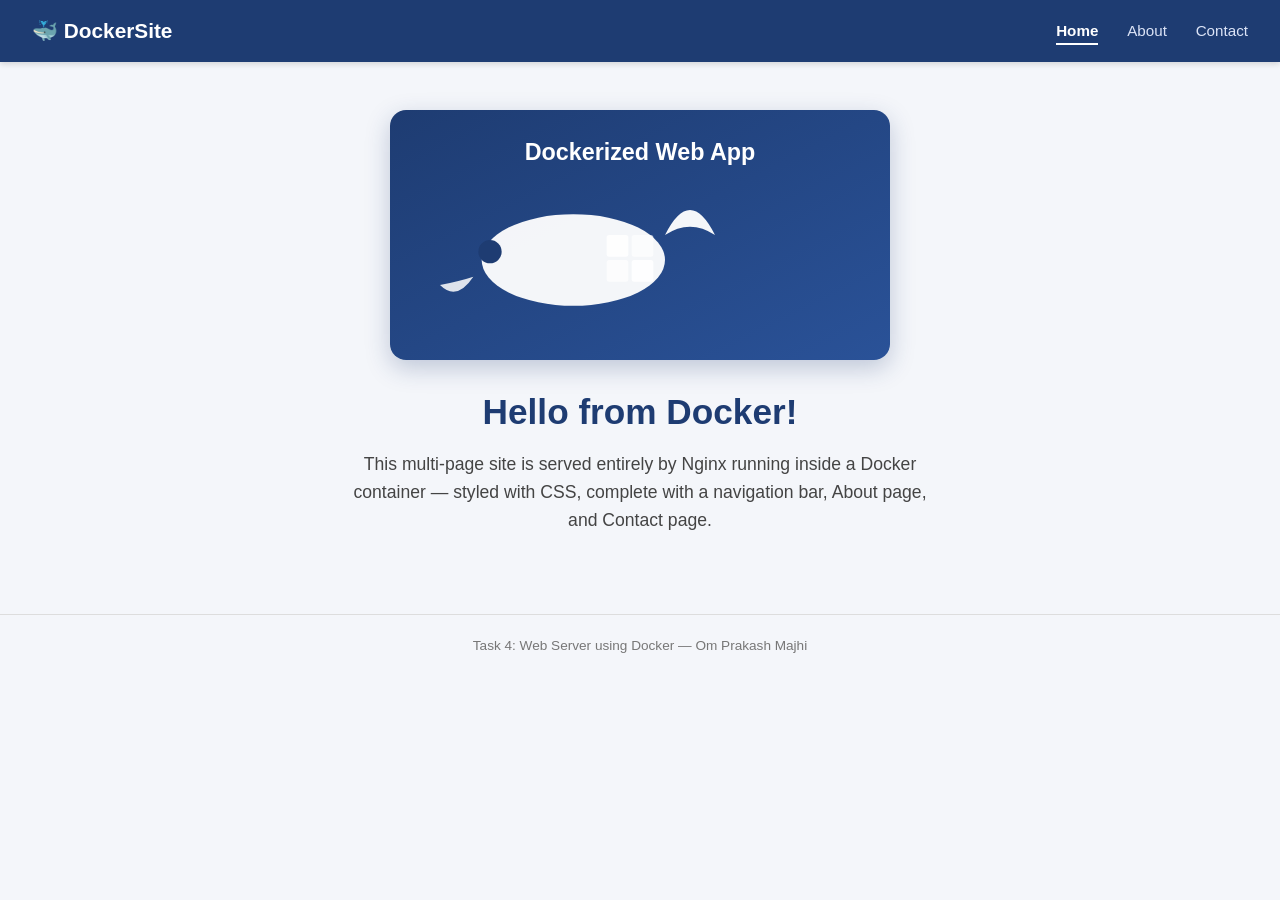
<file: index.html>
<!DOCTYPE html>
<html lang="en">
<head>
  <meta charset="UTF-8">
  <meta name="viewport" content="width=device-width, initial-scale=1.0">
  <title>Home | Dockerized Web App</title>
  <link rel="stylesheet" href="style.css">
  <link rel="icon" href="data:,">
</head>
<body>

  <nav class="navbar">
    <a href="index.html" class="brand">🐳 DockerSite</a>
    <ul>
      <li><a href="index.html" class="active">Home</a></li>
      <li><a href="about.html">About</a></li>
      <li><a href="contact.html">Contact</a></li>
    </ul>
  </nav>

  <section class="hero">
    <img src="images/hero.svg" alt="Dockerized web app illustration">
    <h1>Hello from Docker!</h1>
    <p>This multi-page site is served entirely by Nginx running inside a Docker container — styled with CSS, complete with a navigation bar, About page, and Contact page.</p>
  </section>

  <footer>
    Task 4: Web Server using Docker &mdash; Om Prakash Majhi
  </footer>

</body>
</html>
</file>
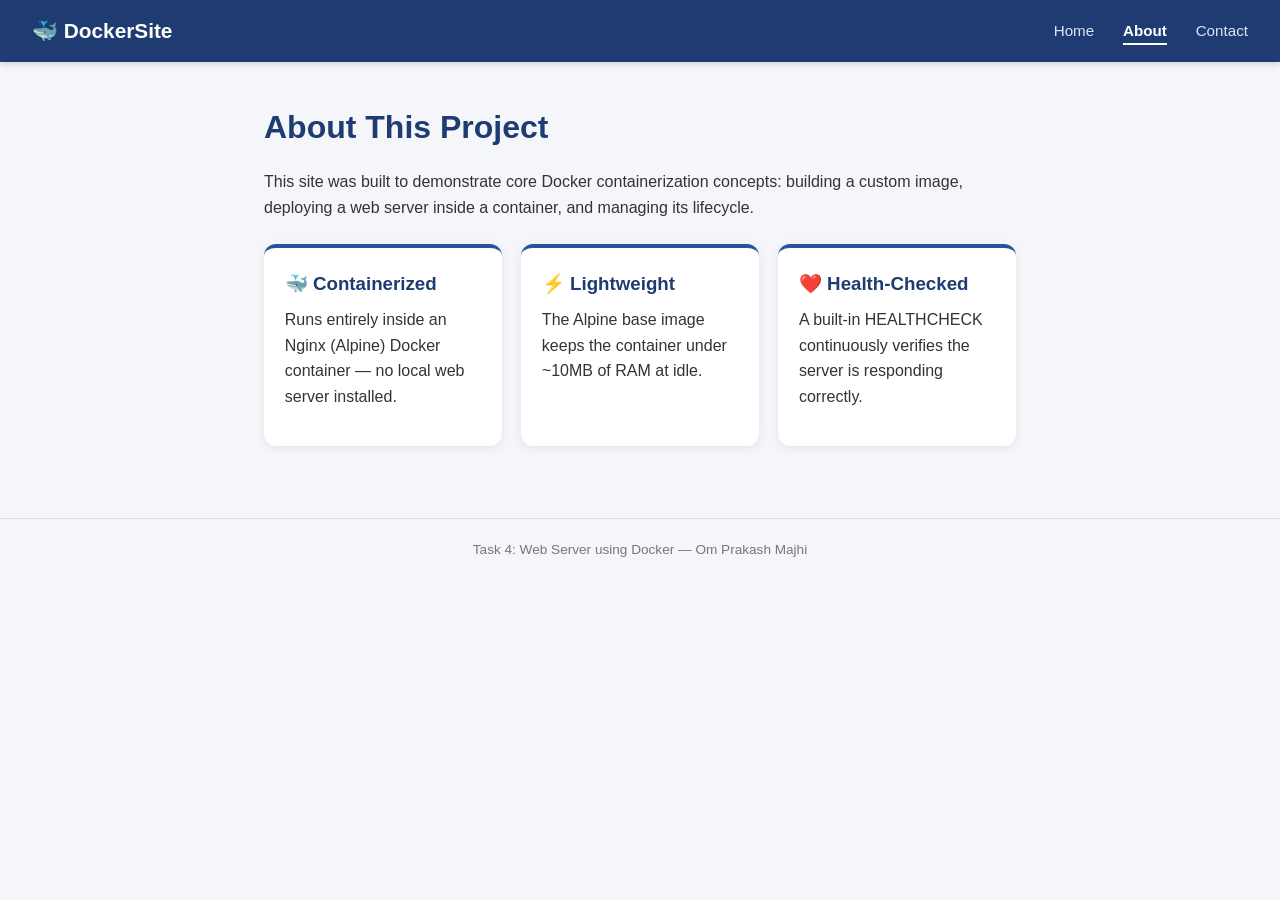
<file: about.html>
<!DOCTYPE html>
<html lang="en">
<head>
  <meta charset="UTF-8">
  <meta name="viewport" content="width=device-width, initial-scale=1.0">
  <title>About | Dockerized Web App</title>
  <link rel="stylesheet" href="style.css">
  <link rel="icon" href="data:,">
</head>
<body>

  <nav class="navbar">
    <a href="index.html" class="brand">🐳 DockerSite</a>
    <ul>
      <li><a href="index.html">Home</a></li>
      <li><a href="about.html" class="active">About</a></li>
      <li><a href="contact.html">Contact</a></li>
    </ul>
  </nav>

  <div class="container">
    <h1>About This Project</h1>
    <p>This site was built to demonstrate core Docker containerization concepts: building a custom image, deploying a web server inside a container, and managing its lifecycle.</p>

    <div class="card-grid">
      <div class="card">
        <h3>🐳 Containerized</h3>
        <p>Runs entirely inside an Nginx (Alpine) Docker container — no local web server installed.</p>
      </div>
      <div class="card">
        <h3>⚡ Lightweight</h3>
        <p>The Alpine base image keeps the container under ~10MB of RAM at idle.</p>
      </div>
      <div class="card">
        <h3>❤️ Health-Checked</h3>
        <p>A built-in HEALTHCHECK continuously verifies the server is responding correctly.</p>
      </div>
    </div>
  </div>

  <footer>
    Task 4: Web Server using Docker &mdash; Om Prakash Majhi
  </footer>

</body>
</html>
</file>
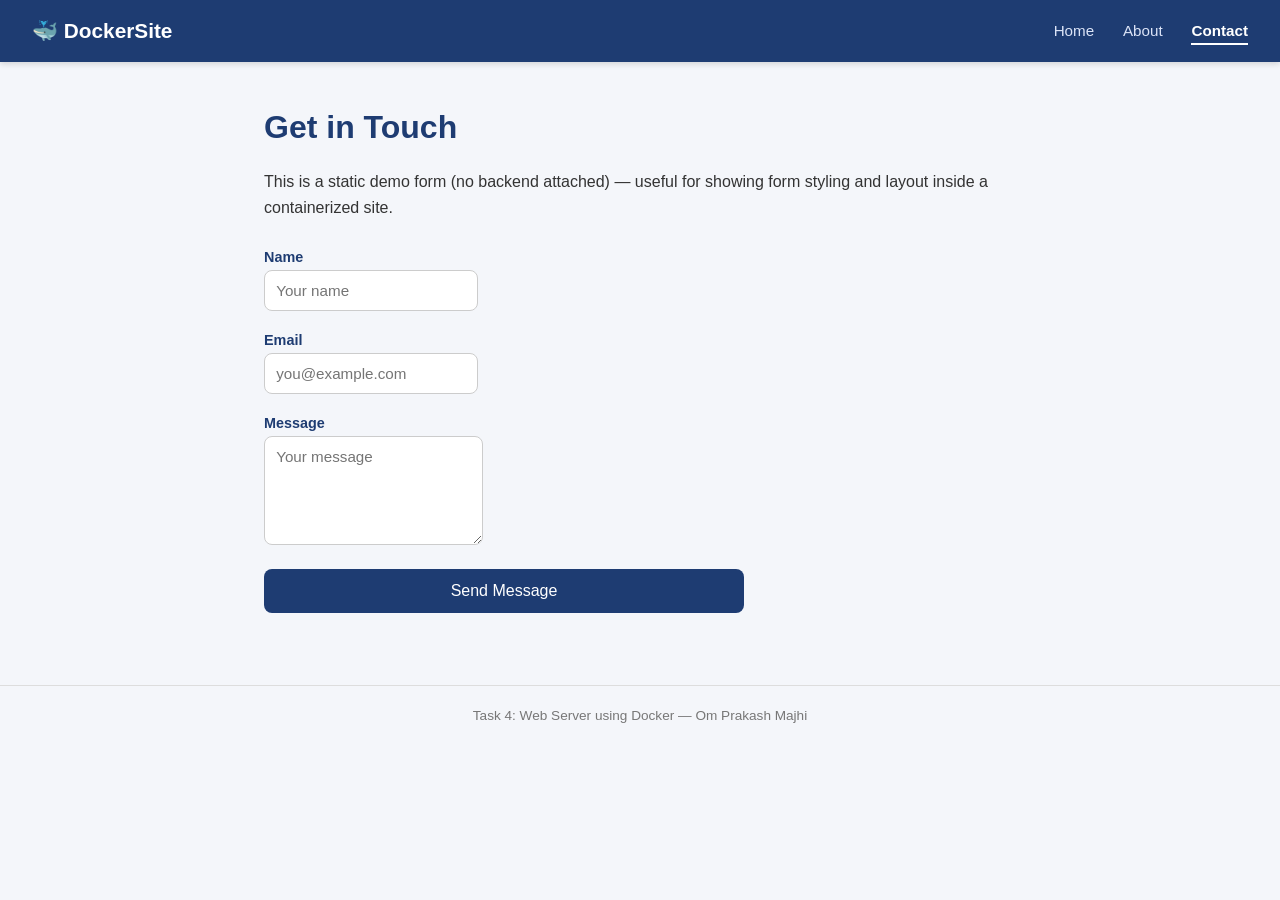
<file: contact.html>
<!DOCTYPE html>
<html lang="en">
<head>
  <meta charset="UTF-8">
  <meta name="viewport" content="width=device-width, initial-scale=1.0">
  <title>Contact | Dockerized Web App</title>
  <link rel="stylesheet" href="style.css">
  <link rel="icon" href="data:,">
</head>
<body>

  <nav class="navbar">
    <a href="index.html" class="brand">🐳 DockerSite</a>
    <ul>
      <li><a href="index.html">Home</a></li>
      <li><a href="about.html">About</a></li>
      <li><a href="contact.html" class="active">Contact</a></li>
    </ul>
  </nav>

  <div class="container">
    <h1>Get in Touch</h1>
    <p>This is a static demo form (no backend attached) &mdash; useful for showing form styling and layout inside a containerized site.</p>

    <form class="contact-form" onsubmit="event.preventDefault(); alert('This is a static demo form — no data is sent.');">
      <div>
        <label for="name">Name</label><br>
        <input type="text" id="name" name="name" placeholder="Your name" required>
      </div>
      <div>
        <label for="email">Email</label><br>
        <input type="email" id="email" name="email" placeholder="you@example.com" required>
      </div>
      <div>
        <label for="message">Message</label><br>
        <textarea id="message" name="message" rows="5" placeholder="Your message"></textarea>
      </div>
      <button type="submit">Send Message</button>
    </form>
  </div>

  <footer>
    Task 4: Web Server using Docker &mdash; Om Prakash Majhi
  </footer>

</body>
</html>
</file>
<file: style.css>
* {
  margin: 0;
  padding: 0;
  box-sizing: border-box;
}

body {
  font-family: 'Segoe UI', Arial, sans-serif;
  background: #f4f6fa;
  color: #1a1a1a;
  line-height: 1.6;
}

/* Navigation bar */
.navbar {
  background: #1e3c72;
  display: flex;
  align-items: center;
  justify-content: space-between;
  padding: 0.9rem 2rem;
  box-shadow: 0 2px 6px rgba(0,0,0,0.15);
}

.navbar .brand {
  color: #fff;
  font-size: 1.3rem;
  font-weight: bold;
  text-decoration: none;
}

.navbar ul {
  list-style: none;
  display: flex;
  gap: 1.8rem;
}

.navbar a {
  color: #dce4f7;
  text-decoration: none;
  font-size: 0.95rem;
  transition: color 0.2s ease;
}

.navbar a:hover,
.navbar a.active {
  color: #ffffff;
  font-weight: bold;
  border-bottom: 2px solid #ffffff;
  padding-bottom: 4px;
}

/* Hero section */
.hero {
  display: flex;
  flex-direction: column;
  align-items: center;
  text-align: center;
  padding: 3rem 1.5rem;
}

.hero img {
  max-width: 500px;
  width: 100%;
  height: auto;
  border-radius: 16px;
  box-shadow: 0 8px 24px rgba(30,60,114,0.25);
  margin-bottom: 1.5rem;
}

.hero h1 {
  font-size: 2.2rem;
  color: #1e3c72;
  margin-bottom: 0.6rem;
}

.hero p {
  font-size: 1.1rem;
  color: #444;
  max-width: 600px;
}

/* Generic content section */
.container {
  max-width: 800px;
  margin: 0 auto;
  padding: 2.5rem 1.5rem;
}

.container h1 {
  color: #1e3c72;
  margin-bottom: 1rem;
}

.container p {
  margin-bottom: 1rem;
  color: #333;
}

/* Cards for About page */
.card-grid {
  display: grid;
  grid-template-columns: repeat(auto-fit, minmax(200px, 1fr));
  gap: 1.2rem;
  margin-top: 1.5rem;
}

.card {
  background: #fff;
  border-radius: 12px;
  padding: 1.3rem;
  box-shadow: 0 2px 10px rgba(0,0,0,0.08);
  border-top: 4px solid #2a5298;
}

.card h3 {
  color: #1e3c72;
  margin-bottom: 0.5rem;
}

/* Contact form */
.contact-form {
  display: flex;
  flex-direction: column;
  gap: 1rem;
  max-width: 480px;
  margin-top: 1.5rem;
}

.contact-form label {
  font-weight: bold;
  font-size: 0.9rem;
  color: #1e3c72;
}

.contact-form input,
.contact-form textarea {
  padding: 0.7rem;
  border: 1px solid #ccc;
  border-radius: 8px;
  font-family: inherit;
  font-size: 0.95rem;
}

.contact-form button {
  background: #1e3c72;
  color: #fff;
  border: none;
  padding: 0.8rem;
  border-radius: 8px;
  font-size: 1rem;
  cursor: pointer;
  transition: background 0.2s ease;
}

.contact-form button:hover {
  background: #2a5298;
}

/* Footer */
footer {
  text-align: center;
  padding: 1.2rem;
  color: #777;
  font-size: 0.85rem;
  border-top: 1px solid #ddd;
  margin-top: 2rem;
}
</file>
